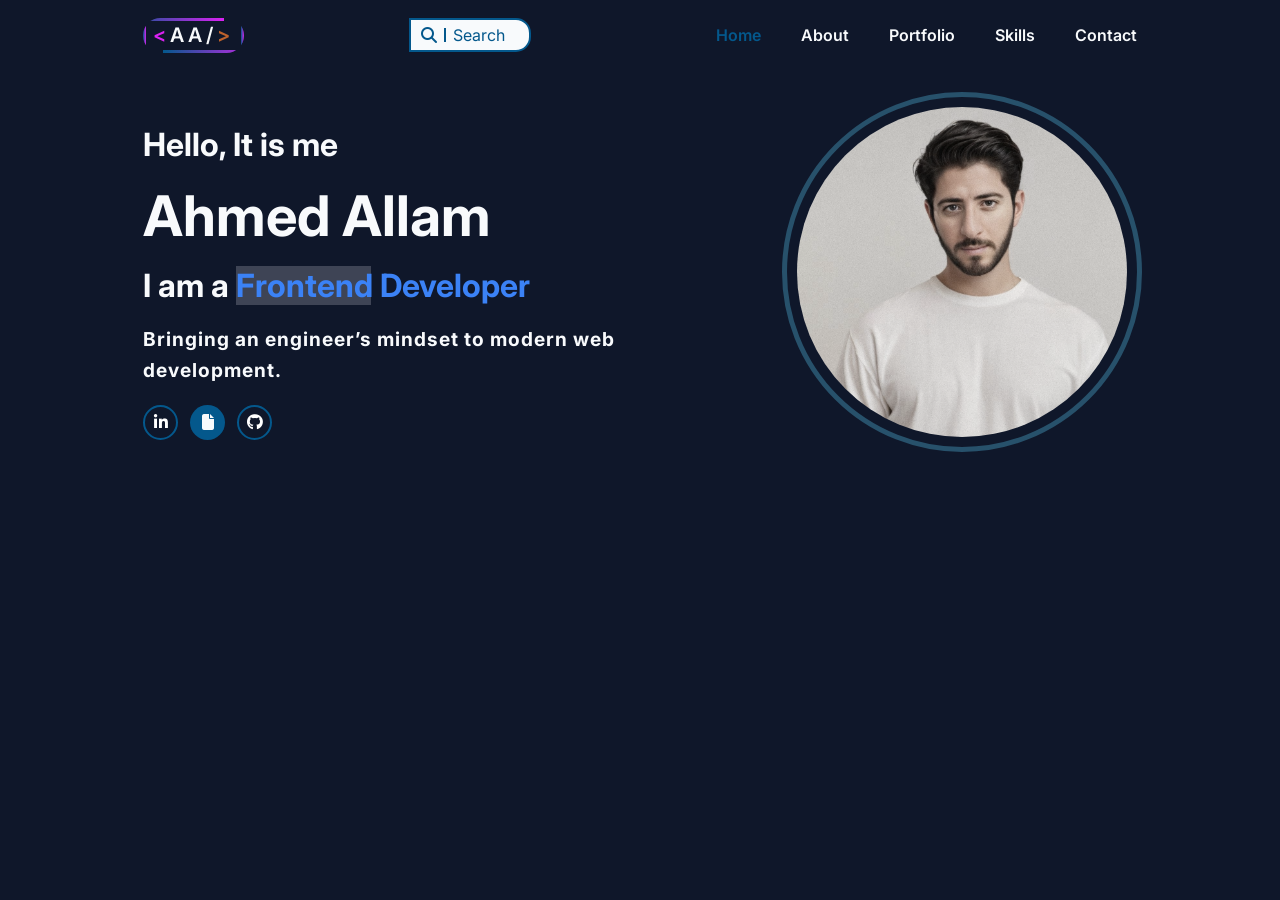
<file: index.html>
<!DOCTYPE html>
<html lang="en">
<head>
    <meta charset="UTF-8">
    <meta name="viewport" content="width=device-width, initial-scale=1.0">
    <title>Allam - Home</title>
    <!-- Main CSS File -->
    <link rel="stylesheet" href="./CSS/main.css">
    <!-- Font Icons -->
    <link rel='stylesheet' href='./CSS/uicons-brands.css'>
    <link rel='stylesheet' href='./CSS/all.min.css'>
    <!-- Render Page Normally -->
    <link rel="stylesheet" href=".//CSS/normalize.css">
    <!-- Google Fonts -->
    <link rel="preconnect" href="https://fonts.googleapis.com">
    <link rel="preconnect" href="https://fonts.gstatic.com" crossorigin>
    <link href="https://fonts.googleapis.com/css2?family=Inter:ital,opsz,wght@0,14..32,100..900;1,14..32,100..900&display=swap" rel="stylesheet">
</head>
<body>
    <div class="container">
        <header>
            <a class="logo" href="./index.html" title="Ahmed Allam">
                <span>&lt;</span>aa/<span>&gt;</span>
                <div class="top-border"></div>
                <div class="right-border"></div>
                <div class="bottom-border"></div>
                <div class="left-border"></div>
            </a>

            <div class="search">
                <i class="fa-solid fa-magnifying-glass fa-fw"></i>
                <form action="" role="search">
                    <label for="site-search" class="visually-hidden">Search the site</label>
                    <input class="input-search" type="search" name="search" id="site-search" placeholder="Search">
                </form>
            </div>

            <!-- New: mobile menu toggle, only visible under 860px -->
            <button class="nav-toggle" id="navToggle" aria-expanded="false" aria-controls="mainNav" aria-label="Open menu">
                <i class="fa-solid fa-bars" aria-hidden="true"></i>
            </button>

            <nav id="mainNav" class="nav-static">
                <a class="home active" href="./index.html" style="--i: 1">home</a>
                <a class="about" href="./about.html" style="--i: 2">about</a>
                <a class="portfolio" href="./portfolio.html" style="--i: 3">portfolio</a>
                <a class="skills" href="./skills.html" style="--i: 4">skills</a>
                <a class="contact" href="./contact.html" style="--i: 5">contact</a>
            </nav>
        </header>

        <section class="home-section">
            <div class="home-text">
                <h3 class="welcome">Hello, <span>it </span> is me</h3>
                <h1 class="name">ahmed allam</h1>
                <h3 class="job"><span>i </span>am a <span>frontend developer</span></h3>
                <p class="desc">Bringing an engineer’s mindset to modern web development.</p>

                <div class="social">
                    <a class="social-link" href="https://www.linkedin.com/in/ahmedallam2024/" target="_blank" rel="noopener noreferrer" aria-label="Ahmed Allam on LinkedIn" title="LinkedIn Profile">
                        <i class="fa-brands fa-linkedin-in fa-fw" aria-hidden="true"></i>
                    </a>
                    <a class="cv" href="./files/Ahmed_Allam_Frontend-Developer_Resume_2026.pdf" download="Ahmed_Allam_CV.pdf" aria-label="Download CV" title="Download CV">
                        <i class="fa-solid fa-file"></i>
                        <span>download cv</span>
                    </a>
                    <a class="social-link" href="https://github.com/AhmedAllam2022" target="_blank" rel="noopener noreferrer" aria-label="Ahmed Allam on GitHub" title="GitHub Profile">
                        <i class="fa-brands fa-github" aria-hidden="true"></i>
                    </a>
                </div>
            </div>
            <div class="home-photo">
                <img class="personal-img" src="./Images/personal-ph/1716815221245.png" alt="Portrait of Ahmed Allam">
            </div>
        </section>
    </div>

    <script src="main.js"></script>
</body>
</html>
</file>
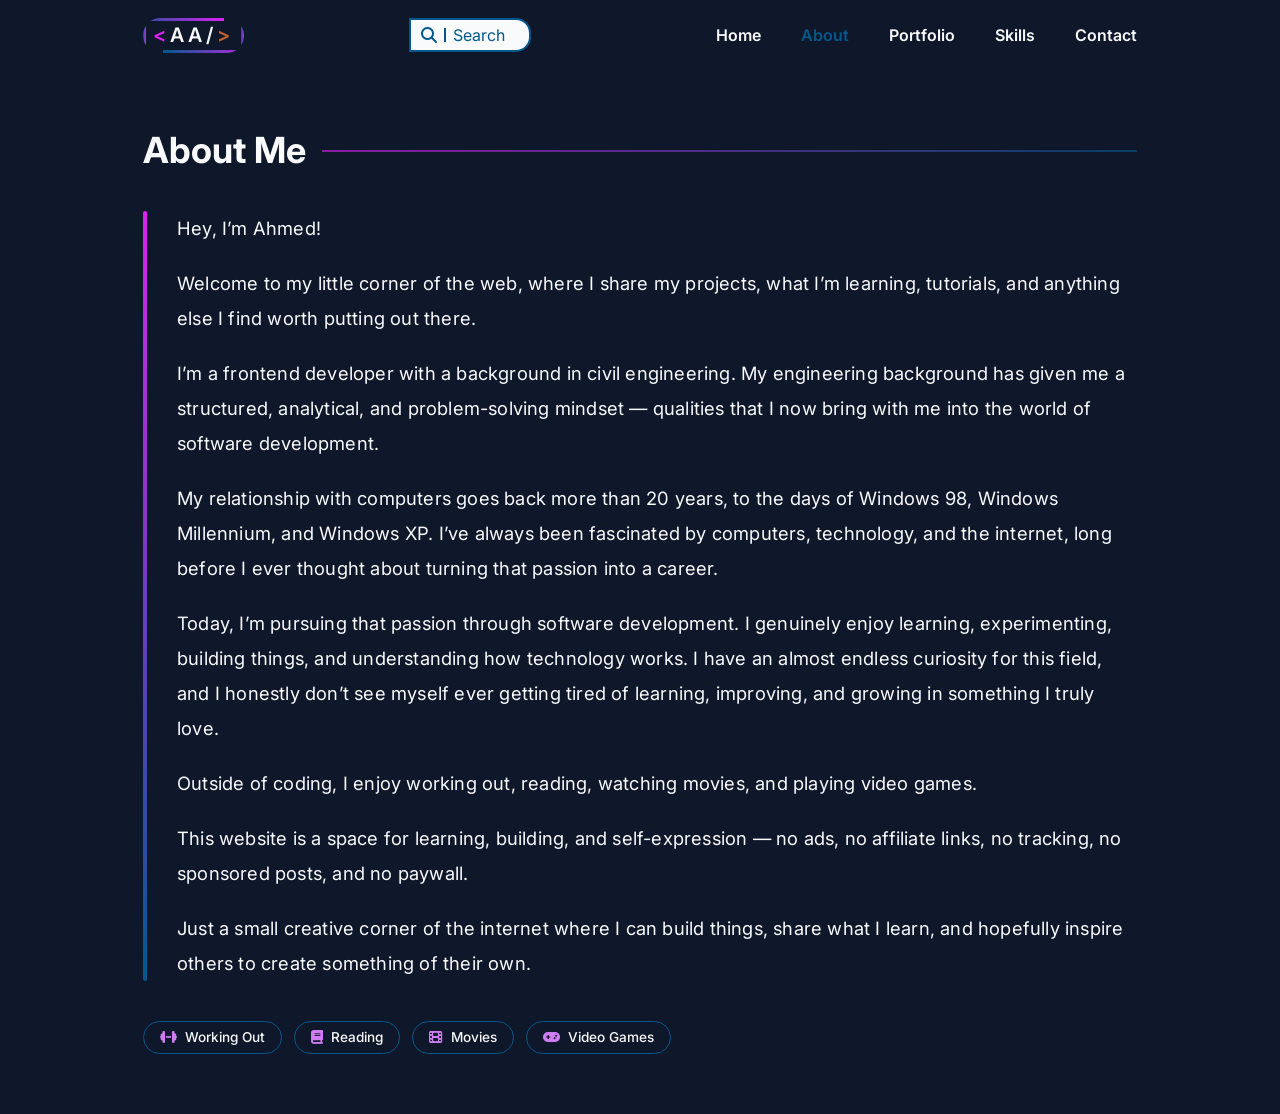
<file: about.html>
<!DOCTYPE html>
<html lang="en">
<head>
    <meta charset="UTF-8">
    <meta name="viewport" content="width=device-width, initial-scale=1.0">
    <title>Allam - About</title>
    <!-- Main CSS File -->
    <link rel="stylesheet" href="./CSS/main.css">
    <!-- Font Icons -->
    <link rel='stylesheet' href='./CSS/uicons-brands.css'>
    <link rel='stylesheet' href='./CSS/all.min.css'>
    <!-- Render Page Normally -->
    <link rel="stylesheet" href=".//CSS/normalize.css">
    <!-- Google Fonts -->
    <link rel="preconnect" href="https://fonts.googleapis.com">
    <link rel="preconnect" href="https://fonts.gstatic.com" crossorigin>
    <link href="https://fonts.googleapis.com/css2?family=Inter:ital,opsz,wght@0,14..32,100..900;1,14..32,100..900&display=swap" rel="stylesheet">
</head>
<body>
    <div class="container">
        <header>
            <a class="logo" href="./index.html" title="Ahmed Allam">
                <span>&lt;</span>aa/<span>&gt;</span>
                <div class="top-border"></div>
                <div class="right-border"></div>
                <div class="bottom-border"></div>
                <div class="left-border"></div>
            </a>

            <div class="search" title="Search">
                <i class="fa-solid fa-magnifying-glass fa-fw"></i>
                <form action="" role="search">
                    <label for="site-search" class="visually-hidden">Search the site</label>
                    <input class="input-search" type="search" name="search" id="site-search" placeholder="Search">
                </form>
            </div>

                        <!-- New: mobile menu toggle, only visible under 860px -->
            <button class="nav-toggle" id="navToggle" aria-expanded="false" aria-controls="mainNav" aria-label="Open menu">
                <i class="fa-solid fa-bars" aria-hidden="true"></i>
            </button>

            <nav id="mainNav" class="nav-static">
                <a class="home" href="./index.html" style="--i: 1">home</a>
                <a class="about active" href="./about.html" style="--i: 2">about</a>
                <a class="portfolio" href="./portfolio.html" style="--i: 3">portfolio</a>
                <a class="skills" href="./skills.html" style="--i: 4">skills</a>
                <a class="contact" href="./contact.html" style="--i: 5">contact</a>
            </nav>
        </header>

        <section class="about-section">
            <div class="about-heading heading">
                <h1>about me</h1>
                <span class="bar"></span>
            </div>

            <div class="about-body">
                <span class="about-accent" aria-hidden="true"></span>
                <div class="about-me fade-in">
                    <p>Hey, I’m Ahmed!</p>
                    <p>Welcome to my little corner of the web, where I share my projects, what I’m learning, tutorials, and anything else I find worth putting out there.</p>
                    <p>I’m a frontend developer with a background in civil engineering. My engineering background has given me a structured, analytical, and problem-solving mindset — qualities that I now bring with me into the world of software development.</p>
                    <p>My relationship with computers goes back more than 20 years, to the days of Windows 98, Windows Millennium, and Windows XP. I’ve always been fascinated by computers, technology, and the internet, long before I ever thought about turning that passion into a career.</p>
                    <p>Today, I’m pursuing that passion through software development. I genuinely enjoy learning, experimenting, building things, and understanding how technology works. I have an almost endless curiosity for this field, and I honestly don’t see myself ever getting tired of learning, improving, and growing in something I truly love.</p>
                    <p>Outside of coding, I enjoy working out, reading, watching movies, and playing video games.</p>
                    <p>This website is a space for learning, building, and self-expression — no ads, no affiliate links, no tracking, no sponsored posts, and no paywall.</p>
                    <p>Just a small creative corner of the internet where I can build things, share what I learn, and hopefully inspire others to create something of their own.</p>
                </div>
            </div>

            <div class="hobbies">
                <span class="hobby-chip" style="--e: 1"><i class="fa-solid fa-dumbbell" aria-hidden="true"></i>working out</span>
                <span class="hobby-chip" style="--e: 2"><i class="fa-solid fa-book" aria-hidden="true"></i>reading</span>
                <span class="hobby-chip" style="--e: 3"><i class="fa-solid fa-film" aria-hidden="true"></i>movies</span>
                <span class="hobby-chip" style="--e: 4"><i class="fa-solid fa-gamepad" aria-hidden="true"></i>video games</span>
            </div>
        </section>
    </div>
    <script src="main.js"></script>
</body>
</html>
</file>
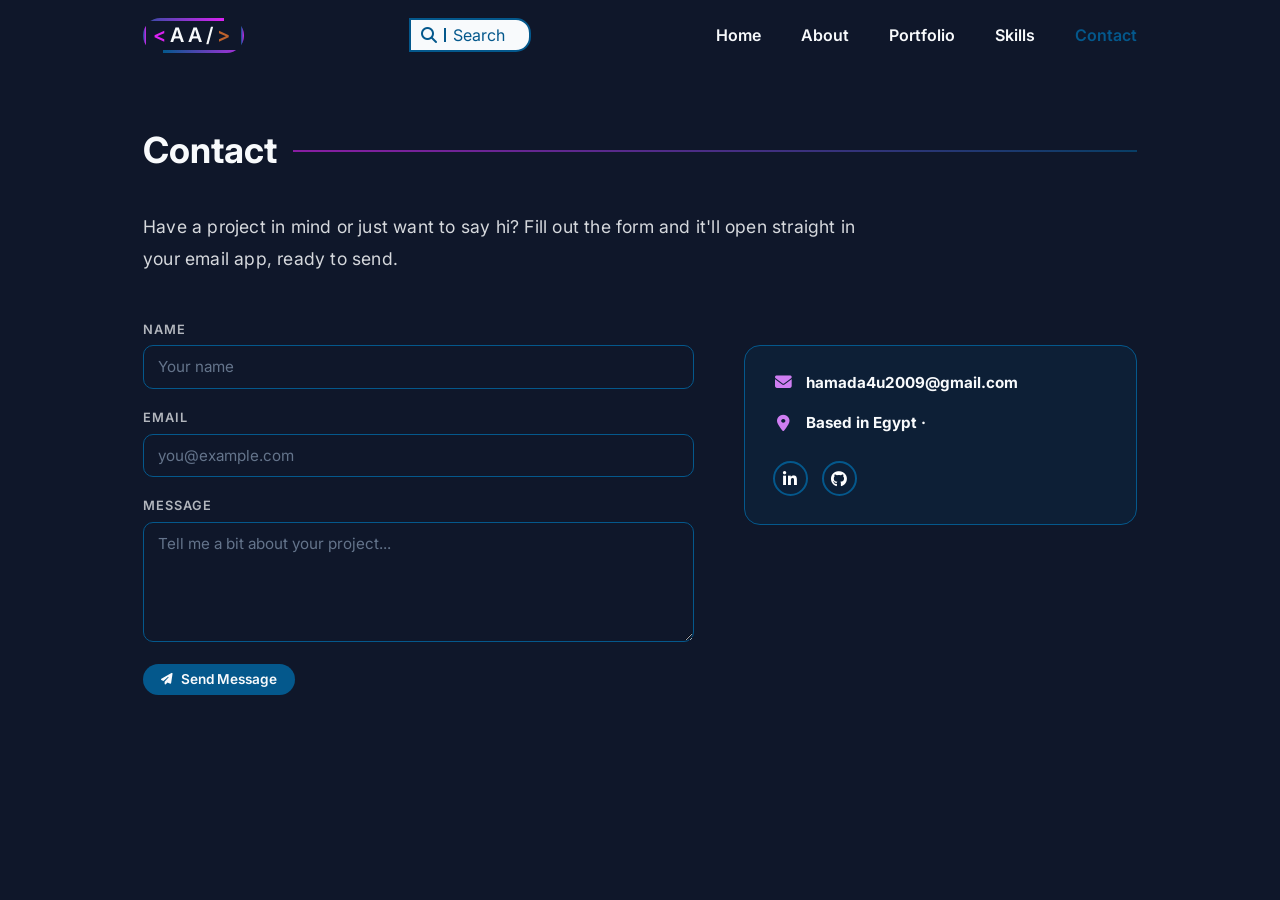
<file: contact.html>
<!DOCTYPE html>
<html lang="en">
<head>
    <meta charset="UTF-8">
    <meta name="viewport" content="width=device-width, initial-scale=1.0">
    <title>Allam - Contact-us</title>
    <!-- Main CSS File -->
    <link rel="stylesheet" href="./CSS/main.css">
    <!-- Font Icons -->
    <link rel='stylesheet' href='./CSS/uicons-brands.css'>
    <link rel='stylesheet' href='./CSS/all.min.css'>
    <!-- Render Page Normally -->
    <link rel="stylesheet" href=".//CSS/normalize.css">
    <!-- Google Fonts -->
    <link rel="preconnect" href="https://fonts.googleapis.com">
    <link rel="preconnect" href="https://fonts.gstatic.com" crossorigin>
    <link href="https://fonts.googleapis.com/css2?family=Inter:ital,opsz,wght@0,14..32,100..900;1,14..32,100..900&display=swap" rel="stylesheet">
</head>
<body>
    <div class="container">
        <header>
            <a class="logo" href="./index.html" title="Ahmed Allam">
                <span>&lt;</span>aa/<span>&gt;</span>
                <div class="top-border"></div>
                <div class="right-border"></div>
                <div class="bottom-border"></div>
                <div class="left-border"></div>
            </a>

            <div class="search" title="Search">
                <i class="fa-solid fa-magnifying-glass fa-fw"></i>
                <form action="" role="search">
                    <label for="site-search" class="visually-hidden">Search the site</label>
                    <input class="input-search" type="search" name="search" id="site-search" placeholder="Search">
                </form>
            </div>

                        <!-- New: mobile menu toggle, only visible under 860px -->
            <button class="nav-toggle" id="navToggle" aria-expanded="false" aria-controls="mainNav" aria-label="Open menu">
                <i class="fa-solid fa-bars" aria-hidden="true"></i>
            </button>

            <nav id="mainNav" class="nav-static">
                <a class="home" href="./index.html" style="--i: 1">home</a>
                <a class="about" href="./about.html" style="--i: 2">about</a>
                <a class="portfolio" href="./portfolio.html" style="--i: 3">portfolio</a>
                <a class="skills" href="./skills.html" style="--i: 4">skills</a>
                <a class="contact active" href="./contact.html" style="--i: 5">contact</a>
            </nav>
        </header>

        <section class="contact-section" aria-labelledby="contact-heading">
            <div class="contact-heading heading">
                <h1 id="contact-heading">Contact</h1>
                <div class="bar"></div>
            </div>
            <p class="contact-intro fade-in">Have a project in mind or just want to say hi? Fill out the form and it'll open straight in your email app, ready to send.</p>

            <div class="contact-grid">

                <form class="contact-form" style="--i: 7" action="mailto:hamada4u2009@gmail.com" action="get">
                    <div class="form-group">
                        <label for="name">Name</label>
                        <input type="text" id="name" name="name" placeholder="Your name" required>
                    </div>

                    <div class="form-group">
                        <label for="email">Email</label>
                        <input type="email" id="email" name="email" placeholder="you@example.com" required>
                    </div>

                    <div class="form-group">
                        <label for="message">Message</label>
                        <textarea id="message" name="message" rows="5" placeholder="Tell me a bit about your project..." required></textarea>
                    </div>

                    <button type="submit" class="project-demo contact-submit">
                        <i class="fa-solid fa-paper-plane" aria-hidden="true"></i>
                        <span>Send Message</span>
                    </button>
                </form>

                <div class="contact-info" style="--i: 8">
                    <div class="contact-info-item">
                        <i class="fa-solid fa-envelope fa-fw" aria-hidden="true"></i>
                        <address>
                            <a href="mailto:your.email@example.com">hamada4u2009@gmail.com</a>
                        </address>
                    </div>
                    <div class="contact-info-item">
                        <i class="fa-solid fa-location-dot fa-fw" aria-hidden="true"></i>
                        <span>Based in Egypt &middot; </span>
                    </div>

                    <div class="social contact-socials">
                        <a class="social-link" href="https://www.linkedin.com/in/ahmedallam2024/" target="_blank" rel="noopener" title="LinkedIn">
                            <i class="fa-brands fa-linkedin-in" aria-hidden="true"></i>
                        </a>
                        <a class="social-link" href="https://github.com/AhmedAllam2022" target="_blank" rel="noopener" title="GitHub">
                            <i class="fa-brands fa-github" aria-hidden="true"></i>
                        </a>
                    </div>
                </div>

            </div>
        </section>
    </div>
    <script src="main.js"></script>
</body>
</html>
</file>
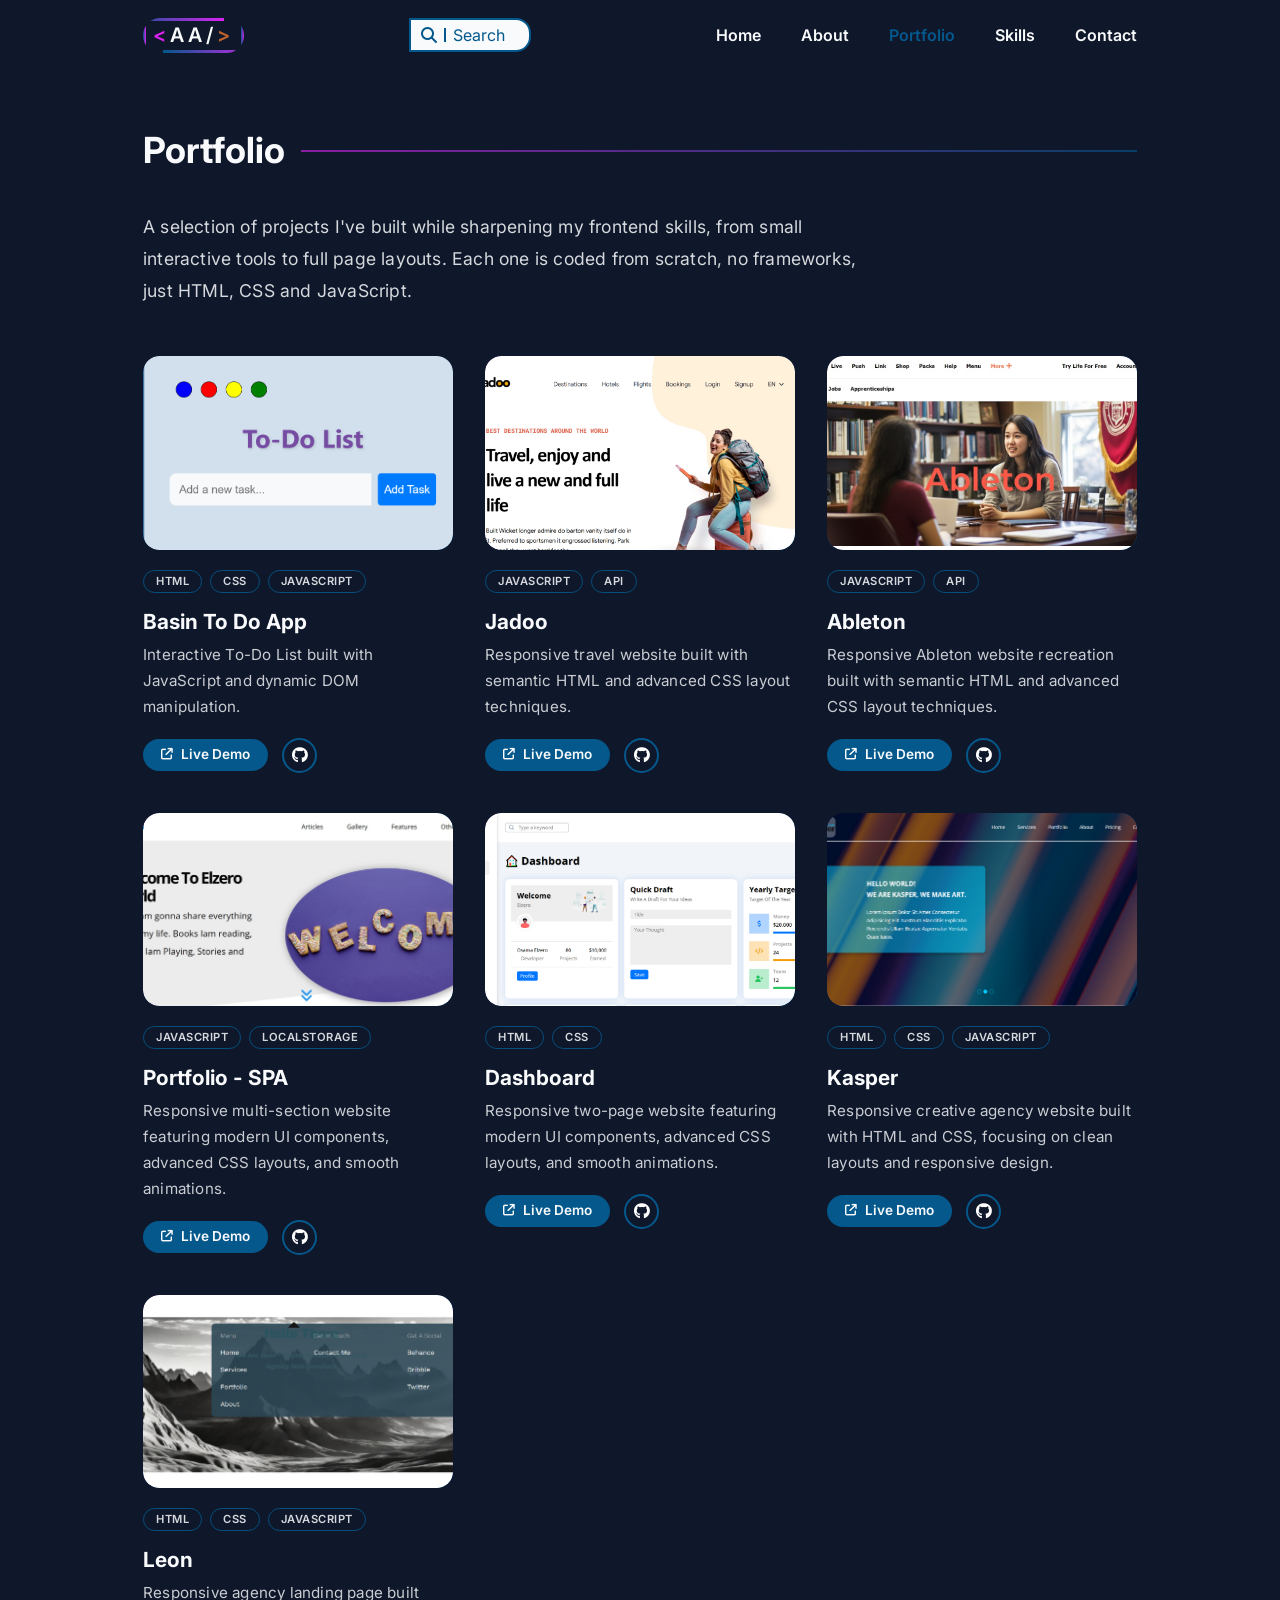
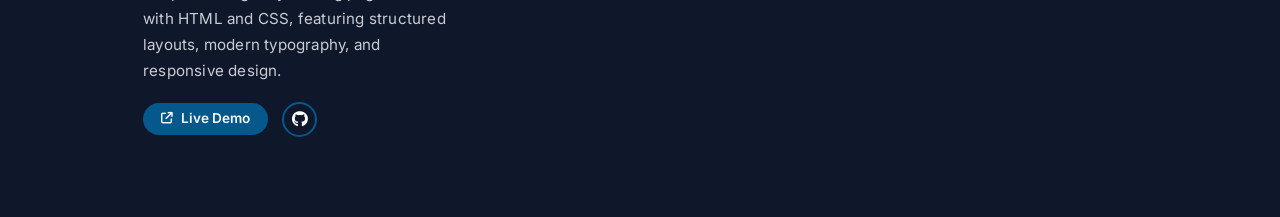
<file: portfolio.html>
<!DOCTYPE html>
<html lang="en">
<head>
    <meta charset="UTF-8">
    <meta name="viewport" content="width=device-width, initial-scale=1.0">
    <title>Allam - Portfolio</title>
    <!-- Main CSS File -->
    <link rel="stylesheet" href="./CSS/main.css">
    <!-- Font Icons -->
    <link rel='stylesheet' href='./CSS/uicons-brands.css'>
    <link rel='stylesheet' href='./CSS/all.min.css'>
    <!-- Render Page Normally -->
    <link rel="stylesheet" href=".//CSS/normalize.css">
    <!-- Google Fonts -->
    <link rel="preconnect" href="https://fonts.googleapis.com">
    <link rel="preconnect" href="https://fonts.gstatic.com" crossorigin>
    <link href="https://fonts.googleapis.com/css2?family=Inter:ital,opsz,wght@0,14..32,100..900;1,14..32,100..900&display=swap" rel="stylesheet">
</head>
<body>
    <div class="container">
        <header>
            <a class="logo" href="./index.html" title="Ahmed Allam">
                <span>&lt;</span>aa/<span>&gt;</span>
                <div class="top-border"></div>
                <div class="right-border"></div>
                <div class="bottom-border"></div>
                <div class="left-border"></div>
            </a>

            <div class="search" title="Search">
                <i class="fa-solid fa-magnifying-glass fa-fw"></i>
                <form action="" role="search">
                    <label for="site-search" class="visually-hidden">Search the site</label>
                    <input class="input-search" type="search" name="search" id="site-search" placeholder="Search">
                </form>
            </div>

                        <!-- New: mobile menu toggle, only visible under 860px -->
            <button class="nav-toggle" id="navToggle" aria-expanded="false" aria-controls="mainNav" aria-label="Open menu">
                <i class="fa-solid fa-bars" aria-hidden="true"></i>
            </button>

            <nav id="mainNav" class="nav-static">
                <a class="home" href="./index.html" style="--i: 1">home</a>
                <a class="about" href="./about.html" style="--i: 2">about</a>
                <a class="portfolio active" href="./portfolio.html" style="--i: 3">portfolio</a>
                <a class="skills" href="./skills.html" style="--i: 4">skills</a>
                <a class="contact" href="./contact.html" style="--i: 5">contact</a>
            </nav>
        </header>

        <section class="portfolio-section" aria-labelledby="portfolio-heading">
            <div class="portfolio-heading heading">
                <h1 id="portfolio-heading">Portfolio</h1>
                <div class="bar"></div>
            </div>
            <p class="portfolio-intro fade-in">A selection of projects I've built while sharpening my frontend skills, from small interactive tools to full page layouts. Each one is coded from scratch, no frameworks, just HTML, CSS and JavaScript.</p>

            <div class="project-grid">

                <article class="project-card" style="--p: 1">
                    <div class="project-thumb">
                        <img src="./Images/screenshot-full-size/to-to-app.png" alt="Screenshot of E-Commerce Dashboard project">
                    </div>
                    <div class="project-info">
                        <div class="project-tech">
                            <span class="tech-chip">HTML</span>
                            <span class="tech-chip">CSS</span>
                            <span class="tech-chip">JavaScript</span>
                        </div>
                        <h3 class="project-title">Basin To Do App</h3>
                        <p class="project-desc">Interactive To-Do List built with JavaScript and dynamic DOM manipulation.</p>
                        <div class="project-links">
                            <a class="project-demo" href="https://ahmedallam2022.github.io/todo-list/" target="_blank" rel="noopener">
                                <i class="fa-solid fa-arrow-up-right-from-square" aria-hidden="true"></i>
                                <span>Live Demo</span>
                            </a>
                            <a class="social-link" href="https://github.com/AhmedAllam2022/todo-list" target="_blank" rel="noopener" title="View on GitHub">
                                <i class="fa-brands fa-github" aria-hidden="true"></i>
                            </a>
                        </div>
                    </div>
                </article>

                <article class="project-card" style="--p: 2">
                    <div class="project-thumb">
                        <img src="./Images/screenshot-full-size/jadoo.jpeg" alt="Screenshot of Movie Explorer project">
                    </div>
                    <div class="project-info">
                        <div class="project-tech">
                            <span class="tech-chip">JavaScript</span>
                            <span class="tech-chip">API</span>
                        </div>
                        <h3 class="project-title">jadoo</h3>
                        <p class="project-desc">Responsive travel website built with semantic HTML and advanced CSS layout techniques.</p>
                        <div class="project-links">
                            <a class="project-demo" href="https://ahmedallam2022.github.io/jadoo/" target="_blank" rel="noopener">
                                <i class="fa-solid fa-arrow-up-right-from-square" aria-hidden="true"></i>
                                <span>Live Demo</span>
                            </a>
                            <a class="social-link" href="https://github.com/AhmedAllam2022/jadoo" target="_blank" rel="noopener" title="View on GitHub">
                                <i class="fa-brands fa-github" aria-hidden="true"></i>
                            </a>
                        </div>
                    </div>
                </article>

                <article class="project-card" style="--p: 3">
                    <div class="project-thumb">
                        <img src="./Images/screenshot-full-size/ableton.jpeg" alt="Screenshot of Weather Forecast App project">
                    </div>
                    <div class="project-info">
                        <div class="project-tech">
                            <span class="tech-chip">JavaScript</span>
                            <span class="tech-chip">API</span>
                        </div>
                        <h3 class="project-title">ableton</h3>
                        <p class="project-desc">Responsive Ableton website recreation built with semantic HTML and advanced CSS layout techniques.</p>
                        <div class="project-links">
                            <a class="project-demo" href="https://ahmedallam2022.github.io/ableton/" target="_blank" rel="noopener">
                                <i class="fa-solid fa-arrow-up-right-from-square" aria-hidden="true"></i>
                                <span>Live Demo</span>
                            </a>
                            <a class="social-link" href="https://github.com/AhmedAllam2022/ableton" target="_blank" rel="noopener" title="View on GitHub">
                                <i class="fa-brands fa-github" aria-hidden="true"></i>
                            </a>
                        </div>
                    </div>
                </article>

                <article class="project-card" style="--p: 4">
                    <div class="project-thumb">
                        <img src="./Images/screenshot-full-size/portfolio.jpeg" alt="Screenshot of Task Manager project">
                    </div>
                    <div class="project-info">
                        <div class="project-tech">
                            <span class="tech-chip">JavaScript</span>
                            <span class="tech-chip">LocalStorage</span>
                        </div>
                        <h3 class="project-title">Portfolio - SPA</h3>
                        <p class="project-desc">Responsive multi-section website featuring modern UI components, advanced CSS layouts, and smooth animations.</p>
                        <div class="project-links">
                            <a class="project-demo" href="https://ahmedallam2022.github.io/portfolio/" target="_blank" rel="noopener">
                                <i class="fa-solid fa-arrow-up-right-from-square" aria-hidden="true"></i>
                                <span>Live Demo</span>
                            </a>
                            <a class="social-link" href="https://github.com/AhmedAllam2022/portfolio" target="_blank" rel="noopener" title="View on GitHub">
                                <i class="fa-brands fa-github" aria-hidden="true"></i>
                            </a>
                        </div>
                    </div>
                </article>

                <article class="project-card" style="--p: 5">
                    <div class="project-thumb">
                        <img src="./Images/screenshot-full-size/dashboard.jpeg" alt="Screenshot of Recipe Finder project">
                    </div>
                    <div class="project-info">
                        <div class="project-tech">
                            <span class="tech-chip">HTML</span>
                            <span class="tech-chip">CSS</span>
                        </div>
                        <h3 class="project-title">dashboard</h3>
                        <p class="project-desc">Responsive two-page website featuring modern UI components, advanced CSS layouts, and smooth animations.</p>
                        <div class="project-links">
                            <a class="project-demo" href="https://ahmedallam2022.github.io/Template-4/" target="_blank" rel="noopener">
                                <i class="fa-solid fa-arrow-up-right-from-square" aria-hidden="true"></i>
                                <span>Live Demo</span>
                            </a>
                            <a class="social-link" href="https://github.com/AhmedAllam2022/Template-4" target="_blank" rel="noopener" title="View on GitHub">
                                <i class="fa-brands fa-github" aria-hidden="true"></i>
                            </a>
                        </div>
                    </div>
                </article>

                <article class="project-card" style="--p: 6">
                    <div class="project-thumb">
                        <img src="./Images/screenshot-full-size/kasper.png" alt="Screenshot of Budget Tracker project">
                    </div>
                    <div class="project-info">
                        <div class="project-tech">
                            <span class="tech-chip">HTML</span>
                            <span class="tech-chip">CSS</span>
                            <span class="tech-chip">JavaScript</span>
                        </div>
                        <h3 class="project-title">kasper</h3>
                        <p class="project-desc">Responsive creative agency website built with HTML and CSS, focusing on clean layouts and responsive design.</p>
                        <div class="project-links">
                            <a class="project-demo" href="https://ahmedallam2022.github.io/kasper/" target="_blank" rel="noopener">
                                <i class="fa-solid fa-arrow-up-right-from-square" aria-hidden="true"></i>
                                <span>Live Demo</span>
                            </a>
                            <a class="social-link" href="https://github.com/AhmedAllam2022/kasper" target="_blank" rel="noopener" title="View on GitHub">
                                <i class="fa-brands fa-github" aria-hidden="true"></i>
                            </a>
                        </div>
                    </div>
                </article>

                <article class="project-card" style="--p: 7">
                    <div class="project-thumb">
                        <img src="./Images/screenshot-full-size/leon.png" alt="Screenshot of E-Commerce Dashboard project">
                    </div>
                    <div class="project-info">
                        <div class="project-tech">
                            <span class="tech-chip">HTML</span>
                            <span class="tech-chip">CSS</span>
                            <span class="tech-chip">JavaScript</span>
                        </div>
                        <h3 class="project-title">leon</h3>
                        <p class="project-desc">Responsive agency landing page built with HTML and CSS, featuring structured layouts, modern typography, and responsive design.</p>
                        <div class="project-links">
                            <a class="project-demo" href="https://ahmedallam2022.github.io/leon/" target="_blank" rel="noopener">
                                <i class="fa-solid fa-arrow-up-right-from-square" aria-hidden="true"></i>
                                <span>Live Demo</span>
                            </a>
                            <a class="social-link" href="https://github.com/AhmedAllam2022/leon" target="_blank" rel="noopener" title="View on GitHub">
                                <i class="fa-brands fa-github" aria-hidden="true"></i>
                            </a>
                        </div>
                    </div>
                </article>
                
            </div>
        </section>
    </div>
    <script src="main.js"></script>
</body>
</html>
</file>
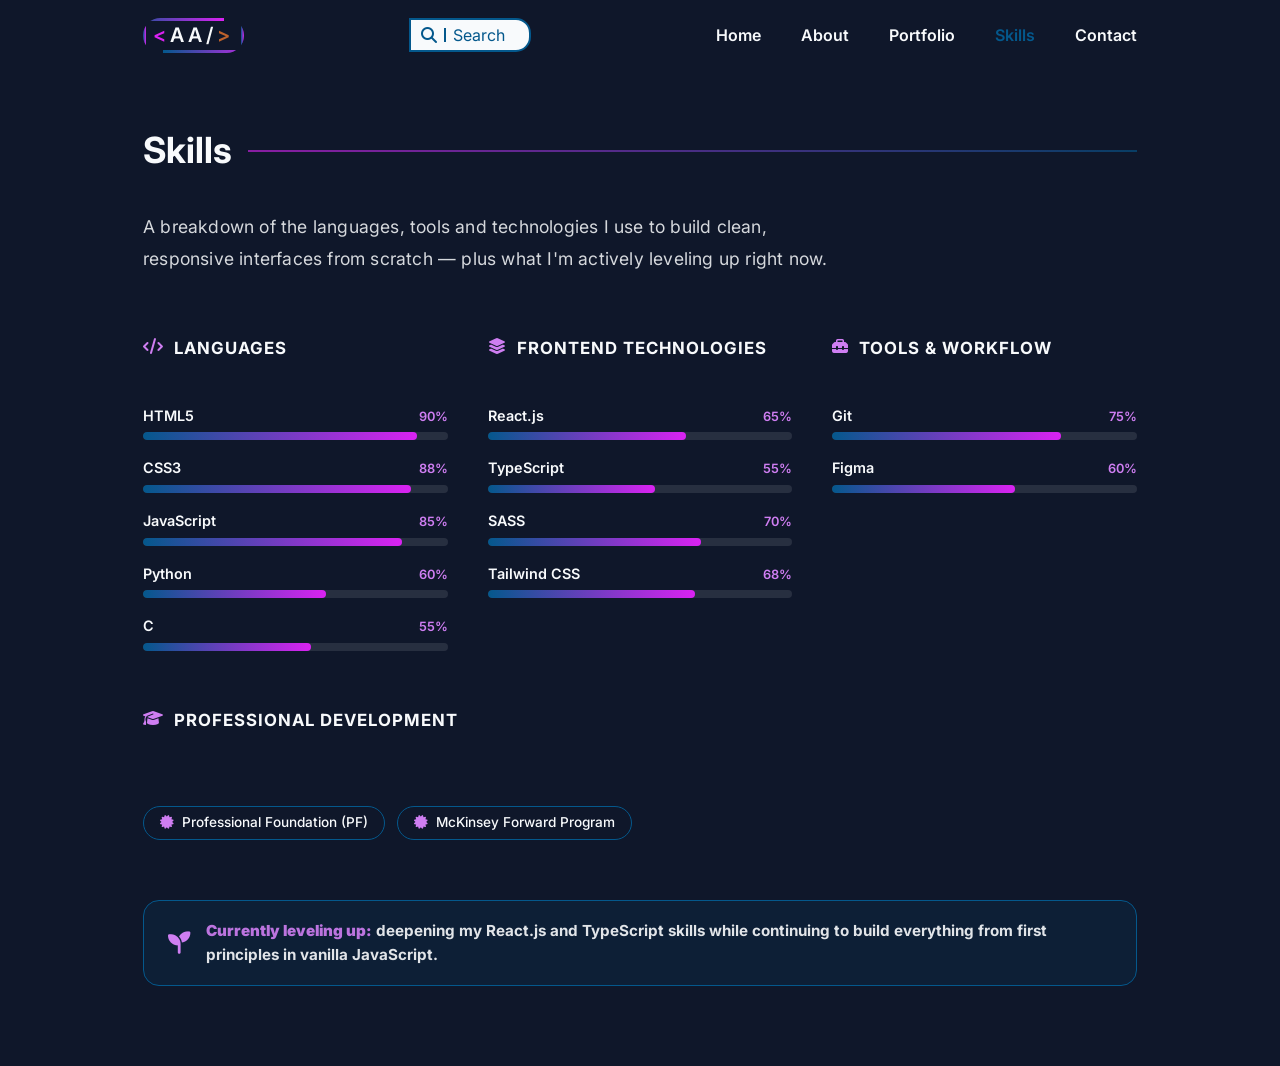
<file: skills.html>
<!DOCTYPE html>
<html lang="en">
<head>
    <meta charset="UTF-8">
    <meta name="viewport" content="width=device-width, initial-scale=1.0">
    <title>Allam - Skills</title>
    <!-- Main CSS File -->
    <link rel="stylesheet" href="./CSS/main.css">
    <!-- Font Icons -->
    <link rel='stylesheet' href='./CSS/uicons-brands.css'>
    <link rel='stylesheet' href='./CSS/all.min.css'>
    <!-- Render Page Normally -->
    <link rel="stylesheet" href=".//CSS/normalize.css">
    <!-- Google Fonts -->
    <link rel="preconnect" href="https://fonts.googleapis.com">
    <link rel="preconnect" href="https://fonts.gstatic.com" crossorigin>
    <link href="https://fonts.googleapis.com/css2?family=Inter:ital,opsz,wght@0,14..32,100..900;1,14..32,100..900&display=swap" rel="stylesheet">
</head>
<body>
    <div class="container">
        <header>
            <a class="logo" href="./index.html" title="Ahmed Allam">
                <span>&lt;</span>aa/<span>&gt;</span>
                <div class="top-border"></div>
                <div class="right-border"></div>
                <div class="bottom-border"></div>
                <div class="left-border"></div>
            </a>

            <div class="search" title="Search">
                <i class="fa-solid fa-magnifying-glass fa-fw"></i>
                <form action="" role="search">
                    <label for="site-search" class="visually-hidden">Search the site</label>
                    <input class="input-search" type="search" name="search" id="site-search" placeholder="Search">
                </form>
            </div>

                        <!-- New: mobile menu toggle, only visible under 860px -->
            <button class="nav-toggle" id="navToggle" aria-expanded="false" aria-controls="mainNav" aria-label="Open menu">
                <i class="fa-solid fa-bars" aria-hidden="true"></i>
            </button>

            <nav id="mainNav" class="nav-static">
                <a class="home" href="./index.html" style="--i: 1">home</a>
                <a class="about" href="./about.html" style="--i: 2">about</a>
                <a class="portfolio" href="./portfolio.html" style="--i: 3">portfolio</a>
                <a class="skills active" href="./skills.html" style="--i: 4">skills</a>
                <a class="contact" href="./contact.html" style="--i: 5">contact</a>
            </nav>
        </header>

        <section class="skills-section" aria-labelledby="skills-heading">
            <div class="skills-heading heading">
                <h1 id="skills-heading">Skills</h1>
                <div class="bar"></div>
            </div>
            <p class="skills-intro fade-in">A breakdown of the languages, tools and technologies I use to build clean, responsive interfaces from scratch — plus what I'm actively leveling up right now.</p>

            <div class="skills-grid">

                <div class="skill-category" style="--d: 1">
                    <h2 class="skill-category-title"><i class="fa-solid fa-code" aria-hidden="true"></i> Languages</h2>

                    <div class="skill-bar">
                        <div class="skill-bar-head">
                            <span class="skill-name">HTML5</span>
                            <span class="skill-percent">90%</span>
                        </div>
                        <div class="skill-track"><div class="skill-fill" style="width: 90%;"></div></div>
                    </div>

                    <div class="skill-bar">
                        <div class="skill-bar-head">
                            <span class="skill-name">CSS3</span>
                            <span class="skill-percent">88%</span>
                        </div>
                        <div class="skill-track"><div class="skill-fill" style="width: 88%;"></div></div>
                    </div>

                    <div class="skill-bar">
                        <div class="skill-bar-head">
                            <span class="skill-name">JavaScript</span>
                            <span class="skill-percent">85%</span>
                        </div>
                        <div class="skill-track"><div class="skill-fill" style="width: 85%;"></div></div>
                    </div>

                    <div class="skill-bar">
                        <div class="skill-bar-head">
                            <span class="skill-name">Python</span>
                            <span class="skill-percent">60%</span>
                        </div>
                        <div class="skill-track"><div class="skill-fill" style="width: 60%;"></div></div>
                    </div>

                    <div class="skill-bar">
                        <div class="skill-bar-head">
                            <span class="skill-name">C</span>
                            <span class="skill-percent">55%</span>
                        </div>
                        <div class="skill-track"><div class="skill-fill" style="width: 55%;"></div></div>
                    </div>
                </div>

                <div class="skill-category" style="--d: 2">
                    <h2 class="skill-category-title second-title"><i class="fa-solid fa-layer-group" aria-hidden="true"></i> Frontend Technologies</h2>

                    <div class="skill-bar">
                        <div class="skill-bar-head">
                            <span class="skill-name">React.js</span>
                            <span class="skill-percent">65%</span>
                        </div>
                        <div class="skill-track"><div class="skill-fill" style="width: 65%;"></div></div>
                    </div>

                    <div class="skill-bar">
                        <div class="skill-bar-head">
                            <span class="skill-name">TypeScript</span>
                            <span class="skill-percent">55%</span>
                        </div>
                        <div class="skill-track"><div class="skill-fill" style="width: 55%;"></div></div>
                    </div>

                    <div class="skill-bar">
                        <div class="skill-bar-head">
                            <span class="skill-name">SASS</span>
                            <span class="skill-percent">70%</span>
                        </div>
                        <div class="skill-track"><div class="skill-fill" style="width: 70%;"></div></div>
                    </div>

                    <div class="skill-bar">
                        <div class="skill-bar-head">
                            <span class="skill-name">Tailwind CSS</span>
                            <span class="skill-percent">68%</span>
                        </div>
                        <div class="skill-track"><div class="skill-fill" style="width: 68%;"></div></div>
                    </div>
                </div>

                <div class="skill-category" style="--d: 3">
                    <h2 class="skill-category-title"><i class="fa-solid fa-toolbox" aria-hidden="true"></i> Tools &amp; Workflow</h2>

                    <div class="skill-bar">
                        <div class="skill-bar-head">
                            <span class="skill-name">Git</span>
                            <span class="skill-percent">75%</span>
                        </div>
                        <div class="skill-track"><div class="skill-fill" style="width: 75%;"></div></div>
                    </div>

                    <div class="skill-bar">
                        <div class="skill-bar-head">
                            <span class="skill-name">Figma</span>
                            <span class="skill-percent">60%</span>
                        </div>
                        <div class="skill-track"><div class="skill-fill" style="width: 60%;"></div></div>
                    </div>
                </div>

            </div>

            <div class="skills-programs" style="--d: 4">
                <h2 class="skill-category-title"><i class="fa-solid fa-graduation-cap" aria-hidden="true"></i> Professional Development</h2>
                <div class="hobbies">
                    <span class="hobby-chip"><i class="fa-solid fa-certificate" aria-hidden="true"></i> Professional Foundation (PF)</span>
                    <span class="hobby-chip"><i class="fa-solid fa-certificate" aria-hidden="true"></i> McKinsey Forward Program</span>
                </div>
            </div>

            <div class="currently-learning" style="--d: 5">
                <i class="fa-solid fa-seedling" aria-hidden="true"></i>
                <p><strong>Currently leveling up:</strong> deepening my React.js and TypeScript skills while continuing to build everything from first principles in vanilla JavaScript.</p>
            </div>
        </section>
    </div>
    <script src="main.js"></script>
</body>
</html>
</file>
<file: CSS/main.css>
/* Global Values - Start ----------------------------------------------------------*/
/* Variables - Start ------------------------------------------------------ */
:root {
    /* color pallete */
    --color-pallete-1: #DA22F2;
    --color-pallete-2: #CF7EF2;
    --color-pallete-3: #1E0E40;
    --color-pallete-4: #04588C;
    --color-pallete-5: #BF622C;

    --nav-links-color: #3B82F6; 
    --background-color: #0F172A;
    --primary-color: #3B82F6;
    --button-hover-color: #2563EB;
    --text-color: #F8FAFC;
    --transition-duration: 0.5s;
}
/* Variables - End ----------------------------------------------------------*/
html {
    scroll-behavior: smooth;
}
body {
    font-family: "Inter", sans-serif;
}
* {
    box-sizing: border-box;
    /* text-shadow: 0px 0px 0.3px var(--text-color); */
}
h1, h2, h3, p, span:not(a span, button span){
    cursor: default;
}
*::selection {
    background-color: var(--color-pallete-2);
}
a {
    display: block;
    text-decoration: none;
    text-transform: capitalize;
    color: var(--text-color);
    cursor: pointer;
}

/* Accessibility: visible focus state for keyboard users (new) */
a:focus-visible,
.input-search:focus-visible,
.nav-toggle:focus-visible,
button:focus-visible {
    outline: 2px solid var(--color-pallete-2);
    outline-offset: 3px;
    border-radius: 4px;
}

/* Accessibility: hide visually but keep for screen readers (new) */
.visually-hidden {
    position: absolute;
    width: 1px;
    height: 1px;
    padding: 0;
    margin: -1px;
    overflow: hidden;
    clip: rect(0, 0, 0, 0);
    white-space: nowrap;
    border: 0;
}

.container {
    margin-left: 10%;
    margin-right: 10%;
    padding-left: 15px;
    padding-right: 15px;
    position: relative;
}

/* Header - Start */
body { 
    color: var(--text-color);
    background-color: var(--background-color);
    font-family: "Inter", sans-serif;
    font-optical-sizing: auto;
    font-weight: 700;
    font-style: normal;
}
header {
    height: 70px;
    display: flex;
    justify-content: space-between;
    align-items: center;
    position: relative;
}
.logo {
    font-size: 20px;
    text-transform: uppercase;
    letter-spacing: 4px;
    font-weight: 900;
    padding: 6px 10px;
    position: relative;
    overflow: hidden;
    transition: var(--transition-duration);
    border-radius: 20px;
}
.logo span:first-of-type {
    color: var(--color-pallete-1)
}
.logo span:last-of-type {
    color: var(--color-pallete-5)
}
.logo::after {
    content: '';
    position: absolute;
    width: 0;
    height: 0;
    top: 50%;
    left: 50%;
    transform: translate(-50%, -50%);
    opacity: 0.6; 
    background-color: var(--color-pallete-4);
    transition: var(--transition-duration);
    z-index: -1; 
}
.logo:hover {
    color: var(--color-pallete-2)
}
.logo:hover::after {
    background-color: var(--color-pallete-4);
    width: 100%;
    height: 100%;
}
.logo div {
    position: absolute;
    background-image: linear-gradient(to right, #04588C, #DA22F2);
    animation-iteration-count: infinite;
    animation-direction:alternate;
    animation-duration: 3s;
    animation-timing-function:ease-in-out;
    animation-direction: alternate;
    animation-fill-mode: both;
}
.top-border {
    top: 0;
    width: 100%;
    height: 3px;
    animation-name: top-move;
}
.right-border {
    right: 0;
    width: 3px;
    height: 100%;
    animation-name: right-move;
}
.bottom-border {
    bottom: 0;
    width: 100%;
    height: 3px;
    animation-name: bottom-move;
}
.left-border {
    left: 0;
    width: 3px;
    height: 100%;
    animation-name: left-move;
}
@keyframes top-move {
    0% { left: -100%; }
    100% { left: -20%; }
}
@keyframes right-move {
    0% { top: -100%; }
    100% { top: -20%; }
}
@keyframes bottom-move {
    0% { right: -100%; }
    100% { right: -20%; }
}
@keyframes left-move {
    from { bottom: -100%; }
    to { bottom: -20%; }
}

.search {
    position: relative;
    animation-name: blur;
    animation-duration: var(--transition-duration);
}
@keyframes blur {
    from{
        opacity: 0;
    }
    to {
        opacity: 1;
    }
}
.search i {
    position: absolute;
    top: 50%;
    left: 0px;
    transform: translate(10px, -50%);
    color: var(--color-pallete-4);
    font-size: 1em;
    pointer-events: none;
}
.search i::after {
    content: '';
    position: absolute;
    width: 2px;
    height: 90%;
    top: 5%;
    right: -7px;
    background-color: var(--color-pallete-4);
}
.input-search {
    padding: 6px;
    outline: none;
    width: 122px;
    background-color: var(--text-color);
    border: 2px solid #04588C;
    border-radius: 15px;
    border-top-left-radius: 0;
    border-bottom-left-radius: 0;
    text-indent: 36px;
    cursor: text;
    transition: var(--transition-duration);
    /* color: #0F172A; new: typed text was invisible (white on white) */

    
}

.input-search:focus {
    width: 200px;
    /* background-color: white; */
}
.input-search::placeholder {
    color: var(--color-pallete-4);
}

/* New: mobile nav toggle button, hidden on desktop */
.nav-toggle {
    display: none;
    width: 40px;
    height: 40px;
    border: none;
    background: transparent;
    color: var(--text-color);
    font-size: 22px;
    cursor: pointer;
    z-index: 20;
}
nav {
    display: flex;
    justify-content: space-between;
    align-items: center;
}
nav a {
    padding: 5px 0;
    margin: 20px 20px;
    transition: var(--transition-duration);
    text-transform: capitalize;
    position: relative;
    overflow: hidden;
    animation-name: slide-up;
    animation-duration: 0.8s;
    animation-fill-mode: backwards;
    animation-delay: calc(0.1s * var(--i));
}
@keyframes slide-up {
    from { transform: translateY(50px); opacity: 0; visibility: hidden }
    to { transform: translateY(0); opacity: 1; visibility: visible }
}
nav a:last-child {
    margin-right: 0;    
}
nav a:after {
    content: '';
    box-sizing: content-box;
    width: 100%;
    height: 2px;
    background-image: linear-gradient(to right, #DA22F2, #04588C);
    position: absolute;
    left: -100%;
    bottom: 0px;
    transition: var(--transition-duration);
}
nav a:hover::after {
    left: 0;
}
nav a, .logo {
    font-weight: 600;
}
nav a:hover, nav .active {
    color: var(--color-pallete-4);
}
.home-section {
    margin-top: 50px;
    display: flex;
    gap: 30px;
    justify-content: space-between;
    align-items: center; /* new: was causing the photo to look misaligned on short text */
}
.linkedin-img {
    width: 25px;
}

.home-text h3 {
    font-size: 32px;
    margin: 0px;
    animation-name: slide-bottom;
    animation-duration: 1s;
}
@keyframes slide-bottom {
    from { transform: translateY(-50px); opacity: 0; }
    to { transform: translateY(0); opacity: 1; }
}
.home-text span {
    text-transform: capitalize;
}
.name {
    font-size: 56px;
    margin: 20px 0px;
    text-transform: capitalize;
    animation: slide-right 1s;
}
@keyframes slide-right {
    from { transform: translateX(-50px); opacity: 0; }
    to { transform: translateX(0); opacity: 1; }
}
.job span:last-child {
    color: #3B82F6;
    position: relative;
    overflow: hidden;
}
.job span:last-child::before {
    content: '';
    position:absolute;
    left: 0;
    top: 0;
    width: 46%;
    height: 100%;
    background-color: var(--text-color);
    z-index: -1;
    opacity: 0.2;
    transition: var(--transition-duration);
}
.job span:last-child:hover::before {
    width: 70%;
    opacity: 1;
}
.desc {
    letter-spacing: 1px;
    line-height: 1.6;
    font-size: 1.2em;
    max-width: 55ch; /* new: keeps long descriptions readable on wide screens */
    animation-name: slide-bottom;
    animation-duration: 1s;
}
.social {
    display: flex;
    align-items: center;
    gap: 12px;
    animation-name: fading-in;
    animation-duration: 1s;
}
@keyframes fading-in {
    from {
        opacity: 0;
        transform: translateY(40px);
    }
    to {
        opacity: 1;
        transform: translateY(0);
    }
}
.social-link {
    width: 35px;
    height: 35px;
    border-radius: 50%;
    border: 2px solid var(--color-pallete-4);
    display: flex;
    justify-content: center;
    align-items: center;
    position: relative;
    transition: var(--transition-duration);
}
.social-link::after {
    content: '';
    position: absolute;
    top: 50%;
    left: 50%;
    transform: translate(-50%, -50%);
    width: 100%;
    height: 100%;
    border-radius: 50%;
    opacity: 0;
    border: 2px solid var(--color-pallete-2);
    transition: var(--transition-duration);
}
.social-link:hover {
    border: none;
}
.social-link:hover::after {
    box-shadow: 0px 0px 20px var(--color-pallete-2);
    width: 40px;
    height: 40px;
    opacity: 1;
}
.social-link i {
    cursor: pointer;
    color: white;
}
.cv {
    position: relative;
    display: flex;
    align-items: center;
    gap: 6px;
    color: var(--text-color);
    background-color: var(--color-pallete-4);
    width: 35px;
    height: 35px;
    padding: 5px 12px;
    text-align: center;
    text-transform: capitalize;
    overflow: hidden;
    border-radius: 30px;
    transition: 0.3s;
}
.cv:hover,
.cv:focus-visible {
    width: 150px;
    box-shadow: 0px 0px 25px 1px var(--color-pallete-2) inset;
}
.cv i {
    cursor: pointer;
    flex-shrink: 0; /*new: stop the icon squishing when the pill expands*/
}
.cv span {
    position: absolute;
    left: 27px;
    width: 130px;
    font-size: 0.85em;
    cursor: pointer;
    z-index: 1;
}

.home-photo {
    /* flex-basis: 65%; */
    margin-top: -23px;
    max-width: 350px;
    max-height: 350px;
    border-radius: 50%;
    filter: grayscale(0.5);
    transition: var(--transition-duration);
    border: 10px solid transparent;
    outline: 5px solid var(--color-pallete-4);
    overflow: hidden;
    animation-name: blur;
    animation-duration: 1.5s;    
}
.home-photo:hover {
    filter: grayscale(0);
    border-radius: 30px;
}
.home-photo img {
    max-width: 400px;
    width: 100%;
    height: 100%;
}
.personal-img {
    width: 100%;
}

/* Media Queries - Start */
@media (max-width: 1024px) {
    .container {
        margin-left: 5%;
        margin-right: 5%;
    }
    .home-section {
        gap: 20px;
    }
    .home-photo img {
        max-width: 320px;
    }

}

@media (min-width: 860px) and ( max-width: 1200) {
    .search {
        flex-basis: content;
    }
}

@media (max-width: 860px) {
    .container {
        margin-left: 4%;
        margin-right: 4%;
    }

    .nav-toggle {
        display: block;
    }

    .search {
        flex-basis: 1;
        margin-left: 20px;
    }

    nav {
        position: absolute;
        top: 70px;
        left: 0;
        right: 0;
        flex-direction: column;
        align-items: flex-start;
        background-color: var(--color-pallete-3);
        border-radius: 0 0 12px 12px;
        padding: 0 20px;
        max-height: 0;
        overflow: hidden;
        transition: max-height var(--transition-duration);
        z-index: 15;
    }
    nav.open {
        max-height: 320px;
    }
    nav a {
        margin: 10px 0;
        width: 100%;
        height: 0;
        transition: var(--transition-duration);
        display: flex;
        align-items: center;
    }
    nav a.open {
        height: 40px;
        
    }
    .home-section {
        flex-direction: column-reverse;
        text-align: center;
    }
    .home-text .social,
    .home-text .desc {
        justify-content: center; 
        margin-left: auto; 
        margin-right: auto;
    }
    .home-text .cv {
        margin-left: auto;
        margin-right: auto;
    }
    .home-photo {
        margin-top: 0;
    }
    .home-photo img {
        max-width: 240px;
    }
    .name {
        font-size: 42px;
    }
    .home-text h3 {
        font-size: 24px;
    }
    .cv {
        width: 150px;
    }
}
@media (max-width: 480px) {
    .name {
        font-size: 34px;
    }
    .desc {
        font-size: 1em;
    }
}

/* Media Queries - End */

/* About Page - Start ----------------------------------------------------------*/
.about-section {
    margin-top: 60px;
    margin-bottom: 60px;
}
.heading {
    display: flex;
    align-items: center;
    gap: 16px;
    margin-bottom: 40px;
    animation: slide-right 1s;
}
.heading h1 {
    font-size: 36px;
    text-transform: capitalize;
    margin: 0;
}
.heading .bar {
    flex: 1;
    height: 2px;
    background-image: linear-gradient(to right, var(--color-pallete-1), var(--color-pallete-4));
    opacity: 0.6;
}
.about-body {
    display: flex;
    gap: 30px;
}
.about-accent {
    flex-shrink: 0;
    width: 4px;
    border-radius: 2px;
    background-image: linear-gradient(to bottom, var(--color-pallete-1), var(--color-pallete-4));
}
.about-me {
    font-weight: 400;
    letter-spacing: 0.2px;
    line-height: 1.9;
    font-size: 1.15em;
    color: var(--text-color);
    
}
.fade-in {
    animation: slide-bottom 1s 0.2s;
    animation-fill-mode: backwards;
}
.about-me p {
    margin: 0 0 20px;
}
.about-me p:last-child {
    margin-bottom: 0;
}
.hobbies {
    margin-top: 40px;
    display: flex;
    flex-wrap: wrap;
    gap: 12px;
}
.hobby-chip {
    display: flex;
    align-items: center;
    gap: 8px;
    padding: 8px 16px;
    border: 1px solid var(--color-pallete-4);
    border-radius: 30px;
    font-size: 0.85em;
    font-weight: 500;
    text-transform: capitalize;
    transition: var(--transition-duration);
    animation: blur 1s;
    animation-delay: calc(0.1s * var(--e));
    animation-fill-mode: backwards;
}
.hobby-chip:hover {
    background-color: var(--color-pallete-4);
    box-shadow: 0px 0px 20px var(--color-pallete-2);
}
.hobby-chip i {
    color: var(--color-pallete-2);
    font-size: 1em;
}

@media (max-width: 860px) {
    .about-heading h1 {
        font-size: 28px;
    }
    .about-body {
        gap: 16px;
    }
    .about-me {
        font-size: 1.05em;
    }
}
@media (max-width: 480px) {
    .about-heading h1 {
        font-size: 24px;
    }
    .hobby-chip {
        font-size: 0.8em;
        padding: 6px 12px;
    }
}
/* About Page - End ----------------------------------------------------------*/

/* Portfolio Page - Start ----------------------------------------------------------*/
.portfolio-section {
    margin-top: 60px;
    margin-bottom: 80px;
}
.portfolio-intro {
    max-width: 65ch;
    font-weight: 400;
    letter-spacing: 0.2px;
    line-height: 1.8;
    font-size: 1.1em;
    color: var(--text-color);
    opacity: 0.85;
    margin: 0 0 50px;
    
}
.project-grid {
    display: grid;
    grid-template-columns: repeat(3, 1fr);
    gap: 40px 32px;
}
.project-card {
    display: flex;
    flex-direction: column;
    position: relative;
    animation-name: slide-up;
    animation-duration: 1s;
    animation-fill-mode: backwards;
    animation-delay: calc(0.1s * var(--p));
    /* transition: var(--transition-duration); */
}
/* Spotlight: dim every card except the one being hovered - pure CSS, no JS */
.project-grid:hover .project-card:not(:hover) {
    opacity: 0.4;
    filter: blur(1px);
}
.project-card:hover {
    z-index: 100;
}
.project-thumb {
    position: relative;
    aspect-ratio: 16 / 10;
    border-radius: 16px;
    overflow: hidden;
    background-image: linear-gradient(135deg, var(--color-pallete-3), var(--color-pallete-4));
}
.project-thumb img {
    width: 100%;
    height: 100%;
    object-fit: cover;
    display: block;
    border-radius: 16px;
    transition: transform 0.45s ease, box-shadow 0.45s ease;
}
.project-thumb:hover img {
    position: relative;
    transform: scale(1.7);
    box-shadow:
        0 20px 50px rgba(0, 0, 0, 0.6),
        0 0 40px var(--color-pallete-2);
}
.project-card:hover .project-thumb {
    overflow: visible;
}
.project-info {
    margin-top: 20px;
    position: relative;
}
.project-tech {
    display: flex;
    flex-wrap: wrap;
    gap: 8px;
    margin-bottom: 14px;
    position: absolute;
    z-index: -1;
}
.tech-chip {
    padding: 4px 12px;
    border: 1px solid var(--color-pallete-4);
    border-radius: 30px;
    font-size: 0.7em;
    font-weight: 600;
    letter-spacing: 0.5px;
    text-transform: uppercase;
    color: var(--text-color);
    opacity: 0.85;
}
.project-title {
    font-size: 1.3em;
    margin: 40px 0 8px;
    text-transform: capitalize;
}
.project-desc {
    font-weight: 400;
    letter-spacing: 0.2px;
    line-height: 1.7;
    font-size: 0.95em;
    color: var(--text-color);
    opacity: 0.8;
    margin: 0 0 18px;
}
.project-links {
    display: flex;
    align-items: center;
    gap: 14px;
}
.project-demo {
    display: flex;
    align-items: center;
    gap: 8px;
    padding: 8px 18px;
    border-radius: 30px;
    background-color: var(--color-pallete-4);
    font-size: 0.85em;
    font-weight: 600;
    transition: var(--transition-duration);
}
.project-demo:hover {
    background-color: var(--button-hover-color);
    box-shadow: 0px 0px 20px var(--color-pallete-2);
}
.submit-bright {
    background-color: var(--button-hover-color);
    box-shadow: 0px 0px 20px var(--color-pallete-4);
}
.project-demo i {
    font-size: 0.85em;
}

@media (max-width: 1100px) {
    .project-grid {
        grid-template-columns: repeat(2, 1fr);
    }
}
@media (max-width: 860px) {
    .project-grid {
        gap: 30px 24px;
    }
    .portfolio-intro {
        font-size: 1em;
        margin-bottom: 36px;
    }
}
@media (max-width: 640px) {
    .project-grid {
        grid-template-columns: 1fr;
    }
    .project-card:hover .project-thumb img {
        transform: scale(1.3);
    }
}
@media (prefers-reduced-motion: reduce) {
    .project-grid:hover .project-card:not(:hover) {
        filter: none;
    }
}
/* Portfolio Page - End ----------------------------------------------------------*/

/* Skills Page - Start ----------------------------------------------------------*/
.skills-section {
    margin-top: 60px;
    margin-bottom: 80px;
}

.skills-intro {
    max-width: 65ch;
    font-weight: 400;
    letter-spacing: 0.2px;
    line-height: 1.8;
    font-size: 1.1em;
    color: var(--text-color);
    opacity: 0.85;
    margin: 0 0 50px;
}

/* Category grid */
.skills-grid {
    display: grid;
    grid-template-columns: repeat(3, 1fr);
    gap: 50px 40px;
    margin-bottom: 60px;
}
.skill-category {
    animation-name: blur;
    animation-duration: 1s;
    animation-delay: calc(0.2s * var(--d));
    animation-fill-mode: backwards;
}
.skill-category-title {
    display: flex;
    height: 55px;
    gap: 10px;
    font-size: 1.05em;
    font-weight: 700;
    text-transform: uppercase;
    letter-spacing: 1px;
    /* margin: 0 0 24px; */
    color: var(--text-color);

}

.skill-category-title i {
    color: var(--color-pallete-2);
    font-size: 0.95em;
}

/* Individual skill bar -------------------------------------------------- */
.skill-bar {
    margin-bottom: 20px;
}

.skill-bar:last-child {
    margin-bottom: 0;
}

.skill-bar-head {
    display: flex;
    justify-content: space-between;
    align-items: baseline;
    margin-bottom: 8px;
}

.skill-name {
    font-size: 0.9em;
    font-weight: 600;
}

.skill-percent {
    font-size: 0.8em;
    font-weight: 600;
    color: var(--color-pallete-2);
}

.skill-track {
    width: 100%;
    height: 8px;
    border-radius: 30px;
    background-color: rgba(248, 250, 252, 0.1);
    overflow: hidden;
}

.skill-fill {
    height: 100%;
    border-radius: 30px;
    background-image: linear-gradient(to right, var(--color-pallete-4), var(--color-pallete-1));
}

/* Professional development / certifications ----------------------------- */
.skills-programs {
    margin-top: 20px;
    animation: blur 1s;
    animation-delay: calc(0.1s * var(--d));
    animation-fill-mode: backwards;
}

/* Currently learning banner ---------------------------------------------- */
.currently-learning {
    margin-top: 60px;
    display: flex;
    align-items: center;
    gap: 16px;
    padding: 18px 24px;
    border: 1px solid var(--color-pallete-4);
    border-radius: 16px;
    background-color: rgba(4, 88, 140, 0.12);
    animation: blur 1s;
    animation-delay: calc(0.1s * var(--d));
    animation-fill-mode: backwards;
}

.currently-learning i {
    font-size: 1.4em;
    color: var(--color-pallete-2);
    flex-shrink: 0;
}

.currently-learning p {
    margin: 0;
    font-size: 0.95em;
    line-height: 1.6;
    opacity: 0.9;
}

.currently-learning strong {
    color: var(--color-pallete-2);
}

/* Responsive -------------------------------------------------------------- */
@media (max-width: 1100px) {
    .skills-grid {
        grid-template-columns: repeat(2, 1fr);
    }
}

@media (max-width: 860px) {
    .skills-grid {
        grid-template-columns: 1fr;
        gap: 40px;
    }
    .skills-intro {
        font-size: 1em;
        margin-bottom: 36px;
    }
    .currently-learning {
        flex-direction: column;
        align-items: flex-start;
        text-align: left;
    }
}
/* Skills Page - End ----------------------------------------------------------*/

/* Contact Page - Start ----------------------------------------------------------*/
.contact-section {
    margin-top: 60px;
    margin-bottom: 80px;
}

.contact-intro {
    max-width: 65ch;
    font-weight: 400;
    letter-spacing: 0.2px;
    line-height: 1.8;
    font-size: 1.1em;
    color: var(--text-color);
    opacity: 0.85;
    margin: 0 0 70px;
}

.contact-grid {
    display: grid;
    grid-template-columns: 1.4fr 1fr;
    gap: 50px;
    align-items: start;
}

/* Form */
.contact-form {
    display: flex;
    flex-direction: column;
    gap: 22px;
    margin-top: -22px;
    animation: blur 0.8s;
    animation-delay: calc(0.1s * var(--i));
    animation-fill-mode: backwards;

}
.contact-form label {
    transition: var(--transition-duration);
}
.contact-form label:hover {
    color: var(--color-pallete-2);
}
.form-group {
    display: flex;
    flex-direction: column;
    gap: 8px;
}

.form-group label {
    font-size: 0.8em;
    font-weight: 600;
    text-transform: uppercase;
    letter-spacing: 1px;
    opacity: 0.7;
}

.form-group input,
.form-group textarea {
    background-color: transparent;
    border: 1px solid var(--color-pallete-4);
    border-radius: 10px;
    padding: 12px 14px;
    color: var(--text-color);
    font-family: "Inter", sans-serif;
    font-size: 0.95em;
    outline: none;
    transition: var(--transition-duration);
}

.form-group input::placeholder,
.form-group textarea::placeholder {
    color: #64748B;
}

.form-group textarea {
    resize: vertical;
    min-height: 120px;
}

.form-group input:focus,
.form-group textarea:focus {
    border-color: var(--color-pallete-2);
    box-shadow: 0px 0px 20px var(--color-pallete-2);
}

.contact-submit {
    align-self: flex-start;
    border: none;
    cursor: pointer;
    font-family: "Inter", sans-serif;
    color: var(--fa-font-solid);
}

/* Direct info panel */
.contact-info {
    display: flex;
    flex-direction: column;
    gap: 20px;
    padding: 28px;
    border: 1px solid var(--color-pallete-4);
    border-radius: 16px;
    background-color: rgba(4, 88, 140, 0.12);
    animation: blur 0.8s;
    animation-delay: calc(0.1s * var(--i));
    animation-fill-mode: backwards;
}

.contact-info-item {
    display: flex;
    align-items: center;
    gap: 12px;
    font-size: 0.95em;
}

.contact-info-item i {
    color: var(--color-pallete-2);
    font-size: 1.1em;
    flex-shrink: 0;
}
.contact-info-item span {
    line-height: 1.6;
}
.contact-info-item a {
    display: inline;
    font-style: normal; 
    text-transform: lowercase;
    word-break: break-all;
}

.contact-socials {
    margin-top: 6px;
    gap: 14px;
}

/* Responsive */
@media (max-width: 900px) {
    .contact-grid {
        grid-template-columns: 1fr;
    }
}
@media (max-width: 860px) {
    .contact-intro {
        font-size: 1em;
        margin-bottom: 36px;
    }
    .contact-info {
        padding: 22px;
    }
}
/* Contact Page - End ----------------------------------------------------------*/
</file>
<file: CSS/uicons-brands.css>
/*!
*   _____       _             __                 _____                               ______ _       _   _
*  |_   _|     | |           / _|               |_   _|                             |  ____| |     | | (_)
*    | |  _ __ | |_ ___ _ __| |_ __ _  ___ ___    | |  ___ ___  _ __  ___   ______  | |__  | | __ _| |_ _  ___ ___  _ __
*    | | | '_ \| __/ _ \ '__|  _/ _` |/ __/ _ \   | | / __/ _ \| '_ \/ __| |______| |  __| | |/ _` | __| |/ __/ _ \| '_ \
*   _| |_| | | | ||  __/ |  | || (_| | (_|  __/  _| || (_| (_) | | | \__ \          | |    | | (_| | |_| | (_| (_) | | | |
*  |_____|_| |_|\__\___|_|  |_| \__,_|\___\___| |_____\___\___/|_| |_|___/          |_|    |_|\__,_|\__|_|\___\___/|_| |_|
*
*                         UIcons 4.0.0 - https://www.flaticon.com/uicons/interface-icons
*/
@font-face {
    font-family: "uicons-brands";
    src: url("../webfonts/uicons-brands.woff2") format("woff2"),
    url("../webfonts/uicons-brands.woff") format("woff"),
    url("../webfonts/uicons-brands.eot#iefix") format("embedded-opentype");
    font-display: swap;
}

    i[class^="fi-brands-"]:before, i[class*=" fi-brands-"]:before, span[class^="fi-brands-"]:before, span[class*="fi-brands-"]:before {
font-family: uicons-brands !important;
font-style: normal;
font-weight: normal !important;
font-variant: normal;
text-transform: none;
line-height: 1;
-webkit-font-smoothing: antialiased;
-moz-osx-font-smoothing: grayscale;
}

        .fi-brands-3m:before {
    content: "\e014";
    }
        .fi-brands-500px:before {
    content: "\e01a";
    }
        .fi-brands-abbot-laboratories:before {
    content: "\e027";
    }
        .fi-brands-accusoft:before {
    content: "\e02f";
    }
        .fi-brands-acrobat:before {
    content: "\e032";
    }
        .fi-brands-adobe:before {
    content: "\e043";
    }
        .fi-brands-aecom:before {
    content: "\e048";
    }
        .fi-brands-aero:before {
    content: "\e049";
    }
        .fi-brands-after-effects:before {
    content: "\e04b";
    }
        .fi-brands-airbnb:before {
    content: "\e064";
    }
        .fi-brands-algolia:before {
    content: "\e073";
    }
        .fi-brands-amd:before {
    content: "\e082";
    }
        .fi-brands-american-express:before {
    content: "\e083";
    }
        .fi-brands-android:before {
    content: "\e090";
    }
        .fi-brands-animate:before {
    content: "\e0ac";
    }
        .fi-brands-app-store-ios:before {
    content: "\e0b9";
    }
        .fi-brands-apple:before {
    content: "\e0bb";
    }
        .fi-brands-apple-pay:before {
    content: "\e0c1";
    }
        .fi-brands-artstation:before {
    content: "\e13b";
    }
        .fi-brands-astrazeneca:before {
    content: "\e145";
    }
        .fi-brands-asus:before {
    content: "\e146";
    }
        .fi-brands-atandt:before {
    content: "\e148";
    }
        .fi-brands-atlassian:before {
    content: "\e149";
    }
        .fi-brands-atom:before {
    content: "\e14b";
    }
        .fi-brands-audition:before {
    content: "\e159";
    }
        .fi-brands-behance:before {
    content: "\e1d9";
    }
        .fi-brands-bitcoin:before {
    content: "\e20a";
    }
        .fi-brands-blackberry:before {
    content: "\e20e";
    }
        .fi-brands-blogger:before {
    content: "\e221";
    }
        .fi-brands-bluetooth:before {
    content: "\e22b";
    }
        .fi-brands-bootstrap:before {
    content: "\e268";
    }
        .fi-brands-bridgestone:before {
    content: "\e2e9";
    }
        .fi-brands-burger-king:before {
    content: "\e32d";
    }
        .fi-brands-c:before {
    content: "\e34e";
    }
        .fi-brands-capture:before {
    content: "\e3a1";
    }
        .fi-brands-cc-amazon-pay:before {
    content: "\e3eb";
    }
        .fi-brands-cc-apple-pay:before {
    content: "\e3ec";
    }
        .fi-brands-cc-diners-club:before {
    content: "\e3ed";
    }
        .fi-brands-cc-visa:before {
    content: "\e3ee";
    }
        .fi-brands-centos:before {
    content: "\e3f6";
    }
        .fi-brands-character:before {
    content: "\e403";
    }
        .fi-brands-chromecast:before {
    content: "\e45f";
    }
        .fi-brands-cloudflare:before {
    content: "\e516";
    }
        .fi-brands-confluence:before {
    content: "\e597";
    }
        .fi-brands-creative-commons:before {
    content: "\e5c7";
    }
        .fi-brands-creative-commons-by:before {
    content: "\e5c8";
    }
        .fi-brands-creative-commons-nc:before {
    content: "\e5c9";
    }
        .fi-brands-creative-commons-nc-eu:before {
    content: "\e5ca";
    }
        .fi-brands-creative-commons-nc-jp:before {
    content: "\e5cb";
    }
        .fi-brands-creative-commons-nd:before {
    content: "\e5cc";
    }
        .fi-brands-creative-commons-pd:before {
    content: "\e5cd";
    }
        .fi-brands-creative-commons-pd-alt:before {
    content: "\e5ce";
    }
        .fi-brands-creative-commons-remix:before {
    content: "\e5cf";
    }
        .fi-brands-creative-commons-sa:before {
    content: "\e5d0";
    }
        .fi-brands-creative-commons-sampling:before {
    content: "\e5d1";
    }
        .fi-brands-creative-commons-sampling-plus:before {
    content: "\e5d2";
    }
        .fi-brands-creative-commons-share:before {
    content: "\e5d3";
    }
        .fi-brands-creative-commons-zero:before {
    content: "\e5d4";
    }
        .fi-brands-css3:before {
    content: "\e5fa";
    }
        .fi-brands-css3-alt:before {
    content: "\e5fb";
    }
        .fi-brands-dailymotion:before {
    content: "\e630";
    }
        .fi-brands-deezer:before {
    content: "\e656";
    }
        .fi-brands-delphi:before {
    content: "\e65f";
    }
        .fi-brands-dev:before {
    content: "\e66f";
    }
        .fi-brands-devianart:before {
    content: "\e670";
    }
        .fi-brands-digg:before {
    content: "\e6a0";
    }
        .fi-brands-dimension:before {
    content: "\e6af";
    }
        .fi-brands-discord:before {
    content: "\e6b9";
    }
        .fi-brands-discord-circle:before {
    content: "\e6ba";
    }
        .fi-brands-discord-square:before {
    content: "\e6bb";
    }
        .fi-brands-docker:before {
    content: "\e6da";
    }
        .fi-brands-dribbble:before {
    content: "\e71a";
    }
        .fi-brands-dropbox:before {
    content: "\e724";
    }
        .fi-brands-drupal:before {
    content: "\e72f";
    }
        .fi-brands-ebay:before {
    content: "\e752";
    }
        .fi-brands-elementor:before {
    content: "\e766";
    }
        .fi-brands-ethereum:before {
    content: "\e79b";
    }
        .fi-brands-etsy:before {
    content: "\e79d";
    }
        .fi-brands-evernote:before {
    content: "\e7a2";
    }
        .fi-brands-facebook:before {
    content: "\e80c";
    }
        .fi-brands-facebook-messenger:before {
    content: "\e80d";
    }
        .fi-brands-facebook-messenger-circle:before {
    content: "\e80e";
    }
        .fi-brands-facebook-messenger-square:before {
    content: "\e80f";
    }
        .fi-brands-facebook-square:before {
    content: "\e810";
    }
        .fi-brands-fedex:before {
    content: "\e829";
    }
        .fi-brands-figma:before {
    content: "\e838";
    }
        .fi-brands-firefox:before {
    content: "\e896";
    }
        .fi-brands-firefox-browser:before {
    content: "\e897";
    }
        .fi-brands-flaticon:before {
    content: "\e8b7";
    }
        .fi-brands-flaticon-1:before {
    content: "\e8b8";
    }
        .fi-brands-flickr:before {
    content: "\e8ba";
    }
        .fi-brands-flipboard:before {
    content: "\e8bc";
    }
        .fi-brands-fonts:before {
    content: "\e8fa";
    }
        .fi-brands-foursquare:before {
    content: "\e90d";
    }
        .fi-brands-freepik:before {
    content: "\e918";
    }
        .fi-brands-freepik-1:before {
    content: "\e919";
    }
        .fi-brands-fresco:before {
    content: "\e91c";
    }
        .fi-brands-github:before {
    content: "\e965";
    }
        .fi-brands-gitlab:before {
    content: "\e966";
    }
        .fi-brands-goodreads:before {
    content: "\e989";
    }
        .fi-brands-google:before {
    content: "\e98a";
    }
        .fi-brands-google-circle:before {
    content: "\e98b";
    }
        .fi-brands-google-play:before {
    content: "\e98c";
    }
        .fi-brands-google-play-circle:before {
    content: "\e98d";
    }
        .fi-brands-google-play-square:before {
    content: "\e98e";
    }
        .fi-brands-google-square:before {
    content: "\e98f";
    }
        .fi-brands-haskell:before {
    content: "\ea38";
    }
        .fi-brands-hbo:before {
    content: "\ea44";
    }
        .fi-brands-hotjar:before {
    content: "\eaac";
    }
        .fi-brands-html5:before {
    content: "\eada";
    }
        .fi-brands-huawei:before {
    content: "\eadb";
    }
        .fi-brands-hubspot:before {
    content: "\eadc";
    }
        .fi-brands-ibm:before {
    content: "\eae7";
    }
        .fi-brands-iconfinder:before {
    content: "\eaed";
    }
        .fi-brands-illustrator:before {
    content: "\eaf5";
    }
        .fi-brands-illustrator-draw:before {
    content: "\eaf6";
    }
        .fi-brands-imdb:before {
    content: "\eafb";
    }
        .fi-brands-incopy:before {
    content: "\eb06";
    }
        .fi-brands-indesign:before {
    content: "\eb08";
    }
        .fi-brands-instagram:before {
    content: "\eb22";
    }
        .fi-brands-instagram-circle:before {
    content: "\eb23";
    }
        .fi-brands-instagram-square:before {
    content: "\eb24";
    }
        .fi-brands-intel:before {
    content: "\eb2c";
    }
        .fi-brands-invision:before {
    content: "\eb3a";
    }
        .fi-brands-itunes:before {
    content: "\eb4c";
    }
        .fi-brands-janseen:before {
    content: "\eb51";
    }
        .fi-brands-java:before {
    content: "\eb56";
    }
        .fi-brands-jcb:before {
    content: "\eb58";
    }
        .fi-brands-jira:before {
    content: "\eb5a";
    }
        .fi-brands-johnson-and-johnson:before {
    content: "\eb5c";
    }
        .fi-brands-joomla:before {
    content: "\eb5f";
    }
        .fi-brands-js:before {
    content: "\eb66";
    }
        .fi-brands-kickstarter:before {
    content: "\eb88";
    }
        .fi-brands-line:before {
    content: "\ec1d";
    }
        .fi-brands-line-circle:before {
    content: "\ec1e";
    }
        .fi-brands-line-square:before {
    content: "\ec1f";
    }
        .fi-brands-linkedin:before {
    content: "\ec27";
    }
        .fi-brands-linkedin-circle:before {
    content: "\ec28";
    }
        .fi-brands-linkedin-square:before {
    content: "\ec29";
    }
        .fi-brands-lisp:before {
    content: "\ec30";
    }
        .fi-brands-mailchimp:before {
    content: "\ec8c";
    }
        .fi-brands-marriott-international:before {
    content: "\ecb3";
    }
        .fi-brands-mcdonalds:before {
    content: "\ecc8";
    }
        .fi-brands-media-encoder:before {
    content: "\eccd";
    }
        .fi-brands-medium:before {
    content: "\ecd4";
    }
        .fi-brands-meta:before {
    content: "\ed06";
    }
        .fi-brands-meta-circle:before {
    content: "\ed07";
    }
        .fi-brands-meta-square:before {
    content: "\ed08";
    }
        .fi-brands-microsoft:before {
    content: "\ed1b";
    }
        .fi-brands-microsoft-edge:before {
    content: "\ed1c";
    }
        .fi-brands-microsoft-explorer:before {
    content: "\ed1d";
    }
        .fi-brands-mysql:before {
    content: "\eda6";
    }
        .fi-brands-napster:before {
    content: "\edad";
    }
        .fi-brands-nestle:before {
    content: "\edb2";
    }
        .fi-brands-netflix:before {
    content: "\edb3";
    }
        .fi-brands-node-js:before {
    content: "\eddc";
    }
        .fi-brands-nvidia:before {
    content: "\edf9";
    }
        .fi-brands-oracle:before {
    content: "\ee35";
    }
        .fi-brands-patreon:before {
    content: "\ee83";
    }
        .fi-brands-paypal:before {
    content: "\ee91";
    }
        .fi-brands-pfizer:before {
    content: "\ef0c";
    }
        .fi-brands-photoshop:before {
    content: "\ef24";
    }
        .fi-brands-photoshop-camera:before {
    content: "\ef25";
    }
        .fi-brands-photoshop-express:before {
    content: "\ef26";
    }
        .fi-brands-photoshop-lightroom:before {
    content: "\ef27";
    }
        .fi-brands-photoshop-lightroom-classic:before {
    content: "\ef28";
    }
        .fi-brands-php:before {
    content: "\ef29";
    }
        .fi-brands-pinterest:before {
    content: "\ef47";
    }
        .fi-brands-pinterest-square:before {
    content: "\ef48";
    }
        .fi-brands-postgre:before {
    content: "\efb3";
    }
        .fi-brands-premiere:before {
    content: "\efbc";
    }
        .fi-brands-premiere-rush:before {
    content: "\efbd";
    }
        .fi-brands-product-hunt:before {
    content: "\efdc";
    }
        .fi-brands-python:before {
    content: "\effc";
    }
        .fi-brands-raspberry-pi:before {
    content: "\f034";
    }
        .fi-brands-reddit:before {
    content: "\f04d";
    }
        .fi-brands-samsung:before {
    content: "\f0f3";
    }
        .fi-brands-sap:before {
    content: "\f0f7";
    }
        .fi-brands-sass:before {
    content: "\f0f8";
    }
        .fi-brands-shopify:before {
    content: "\f192";
    }
        .fi-brands-siemens:before {
    content: "\f1ae";
    }
        .fi-brands-sketch:before {
    content: "\f1d8";
    }
        .fi-brands-skype:before {
    content: "\f1ef";
    }
        .fi-brands-skype-circle:before {
    content: "\f1f0";
    }
        .fi-brands-skype-square:before {
    content: "\f1f1";
    }
        .fi-brands-slack:before {
    content: "\f1f3";
    }
        .fi-brands-slidesgo:before {
    content: "\f1ff";
    }
        .fi-brands-snapchat:before {
    content: "\f227";
    }
        .fi-brands-snapchat-circle:before {
    content: "\f228";
    }
        .fi-brands-snapchat-square:before {
    content: "\f229";
    }
        .fi-brands-sony:before {
    content: "\f246";
    }
        .fi-brands-soundcloud:before {
    content: "\f25b";
    }
        .fi-brands-spark:before {
    content: "\f26c";
    }
        .fi-brands-spotify:before {
    content: "\f285";
    }
        .fi-brands-spotify-square:before {
    content: "\f286";
    }
        .fi-brands-starbucks:before {
    content: "\f2ee";
    }
        .fi-brands-stock:before {
    content: "\f2fe";
    }
        .fi-brands-storyset:before {
    content: "\f30f";
    }
        .fi-brands-stripe:before {
    content: "\f319";
    }
        .fi-brands-substance-3d-designer:before {
    content: "\f326";
    }
        .fi-brands-substance-3d-painter:before {
    content: "\f327";
    }
        .fi-brands-substance-3d-sampler:before {
    content: "\f328";
    }
        .fi-brands-substance-3d-stager:before {
    content: "\f329";
    }
        .fi-brands-swift:before {
    content: "\f34d";
    }
        .fi-brands-t-mobile:before {
    content: "\f360";
    }
        .fi-brands-telegram:before {
    content: "\f39c";
    }
        .fi-brands-telegram-square:before {
    content: "\f39d";
    }
        .fi-brands-tencent:before {
    content: "\f3a7";
    }
        .fi-brands-the-home-depot:before {
    content: "\f3c2";
    }
        .fi-brands-threads:before {
    content: "\f3d2";
    }
        .fi-brands-threads-circle:before {
    content: "\f3d3";
    }
        .fi-brands-threads-square:before {
    content: "\f3d4";
    }
        .fi-brands-tik-tok:before {
    content: "\f3e9";
    }
        .fi-brands-tiktok-circle:before {
    content: "\f3ea";
    }
        .fi-brands-tiktok-square:before {
    content: "\f3eb";
    }
        .fi-brands-trello:before {
    content: "\f483";
    }
        .fi-brands-tripadvisor:before {
    content: "\f48b";
    }
        .fi-brands-tumblr:before {
    content: "\f4b7";
    }
        .fi-brands-twitch:before {
    content: "\f4c0";
    }
        .fi-brands-twitch-circle:before {
    content: "\f4c1";
    }
        .fi-brands-twitch-square:before {
    content: "\f4c2";
    }
        .fi-brands-twitter:before {
    content: "\f4c3";
    }
        .fi-brands-twitter-alt:before {
    content: "\f4c4";
    }
        .fi-brands-twitter-alt-circle:before {
    content: "\f4c5";
    }
        .fi-brands-twitter-alt-square:before {
    content: "\f4c6";
    }
        .fi-brands-typescript:before {
    content: "\f4cc";
    }
        .fi-brands-uber:before {
    content: "\f4cf";
    }
        .fi-brands-ubuntu:before {
    content: "\f4d0";
    }
        .fi-brands-unilever:before {
    content: "\f4dd";
    }
        .fi-brands-unity:before {
    content: "\f4df";
    }
        .fi-brands-unsplash:before {
    content: "\f4e3";
    }
        .fi-brands-ups:before {
    content: "\f4eb";
    }
        .fi-brands-usaa:before {
    content: "\f4f1";
    }
        .fi-brands-verizon:before {
    content: "\f577";
    }
        .fi-brands-videvo:before {
    content: "\f586";
    }
        .fi-brands-vimeo:before {
    content: "\f588";
    }
        .fi-brands-visa:before {
    content: "\f58f";
    }
        .fi-brands-visual-basic:before {
    content: "\f594";
    }
        .fi-brands-vk:before {
    content: "\f595";
    }
        .fi-brands-walmart:before {
    content: "\f5b9";
    }
        .fi-brands-wepik:before {
    content: "\f5f3";
    }
        .fi-brands-whatsapp:before {
    content: "\f5f5";
    }
        .fi-brands-whatsapp-circle:before {
    content: "\f5f6";
    }
        .fi-brands-whatsapp-square:before {
    content: "\f5f7";
    }
        .fi-brands-wikipedia:before {
    content: "\f60c";
    }
        .fi-brands-windows:before {
    content: "\f618";
    }
        .fi-brands-wix:before {
    content: "\f625";
    }
        .fi-brands-wordpress:before {
    content: "\f62a";
    }
        .fi-brands-xd:before {
    content: "\f640";
    }
        .fi-brands-xing:before {
    content: "\f641";
    }
        .fi-brands-yahoo:before {
    content: "\f644";
    }
        .fi-brands-yandex:before {
    content: "\f645";
    }
        .fi-brands-yelp:before {
    content: "\f646";
    }
        .fi-brands-youtube:before {
    content: "\f652";
    }
        .fi-brands-youtube-circle:before {
    content: "\f653";
    }
        .fi-brands-youtube-square:before {
    content: "\f654";
    }
        .fi-brands-zoom:before {
    content: "\f659";
    }
</file>
